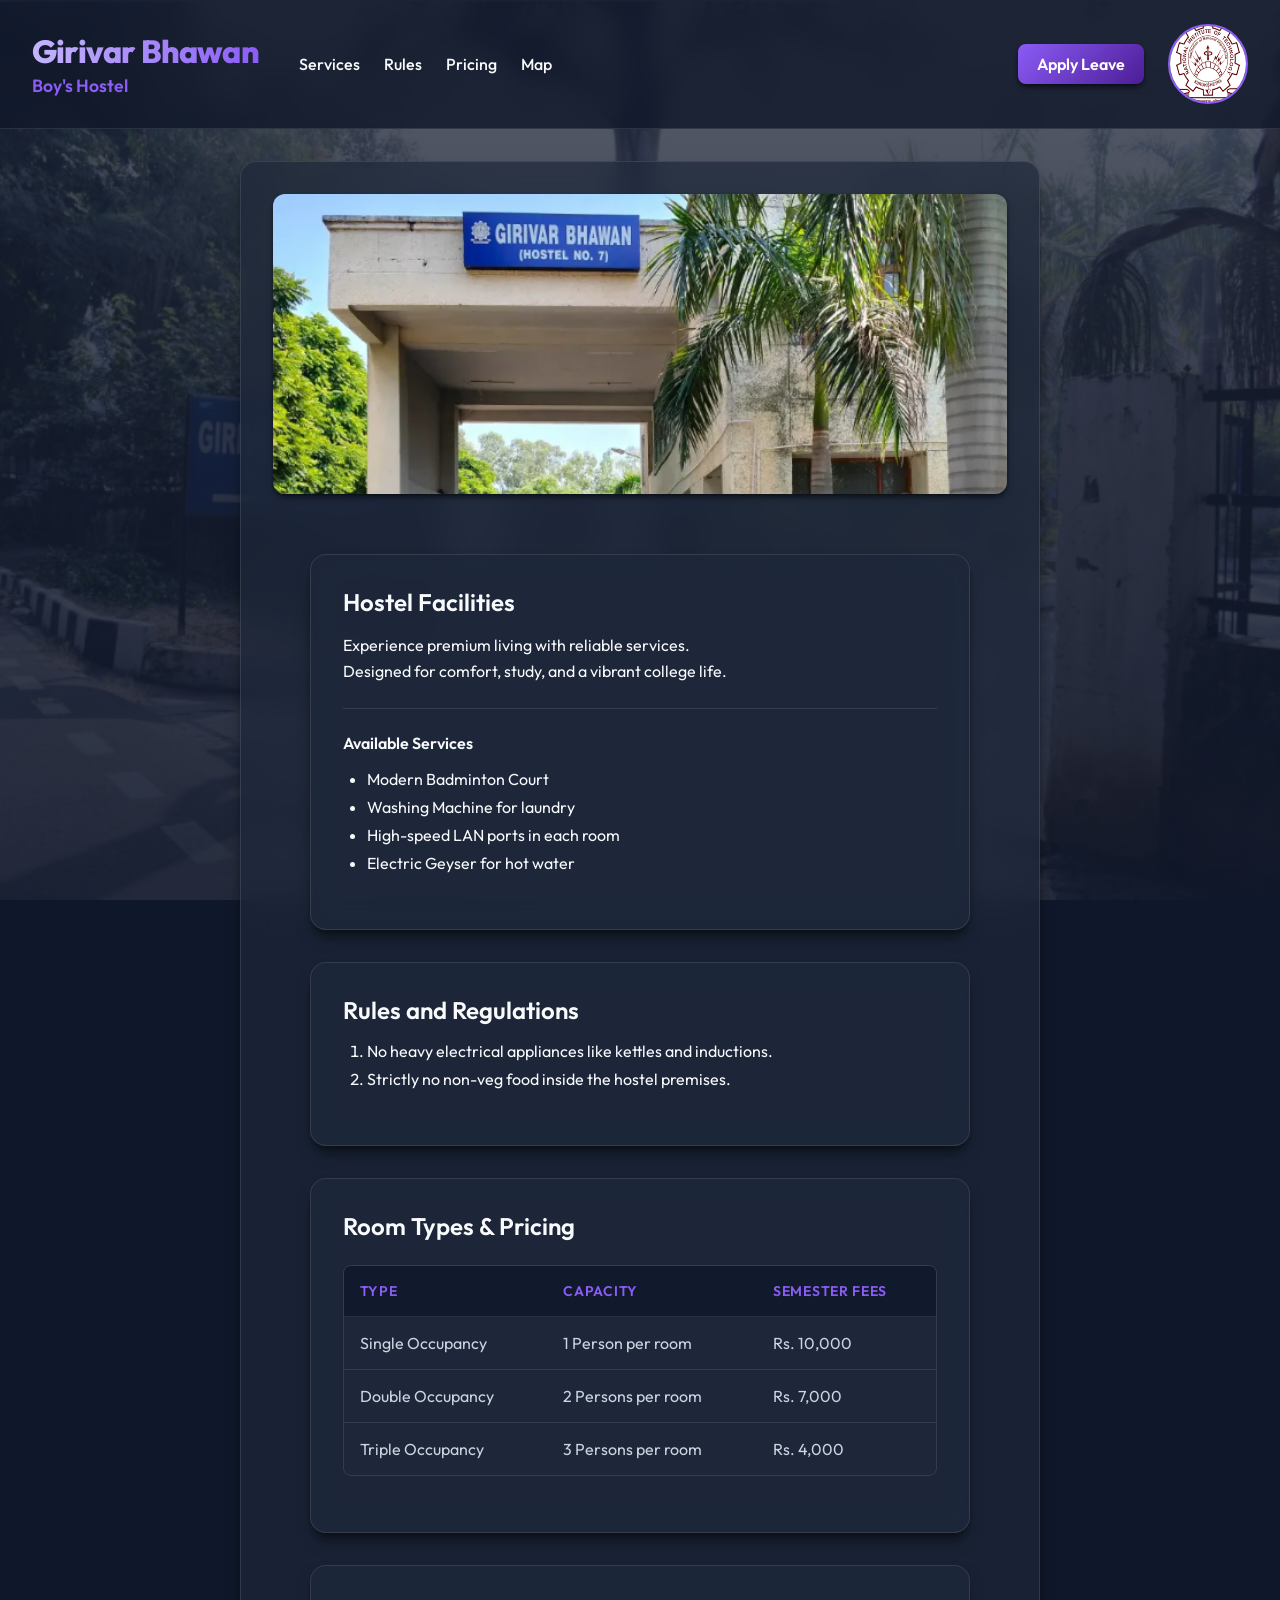
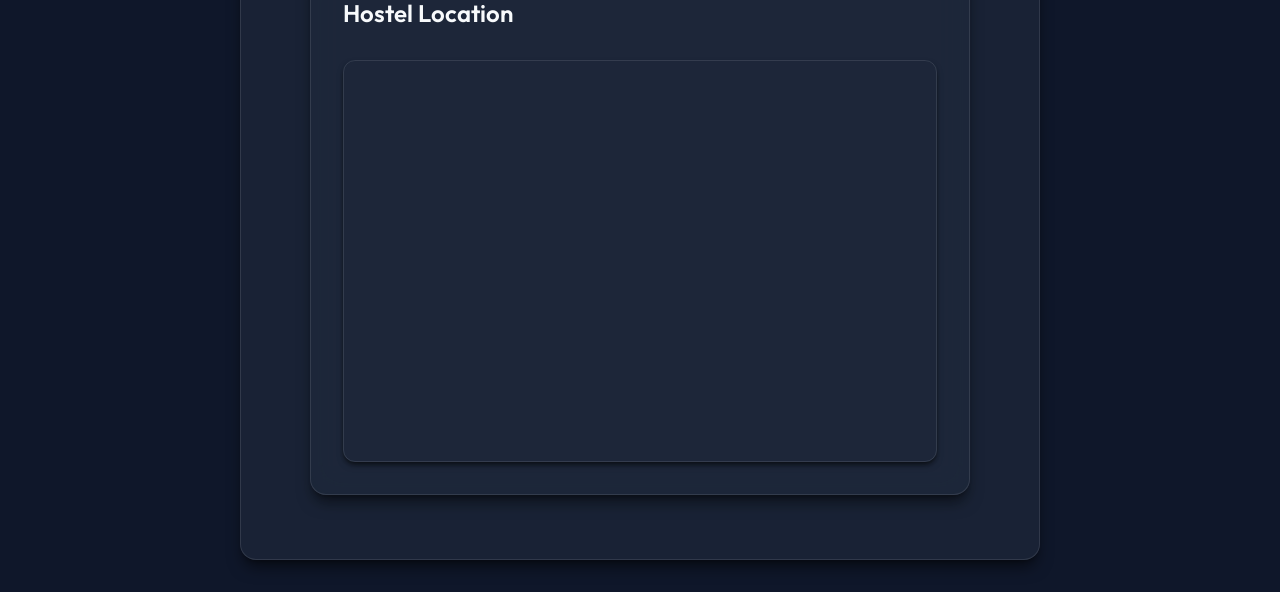
<file: index.html>
<!DOCTYPE html>
<html lang="en">

<head>
  <meta charset="UTF-8">
  <meta name="viewport" content="width=device-width, initial-scale=1.0">
  <link rel="stylesheet" href="theme.css">
  <title>H7 Hostel Details</title>
</head>

<body>
  <header class="main-header">
    <div style="display: flex; align-items: center; gap: 2.5rem;">
      <div class="header-title-box">
        <h1>Girivar Bhawan</h1>
        <h3>Boy's Hostel</h3>
      </div>
      <nav style="display: flex; gap: 1.5rem;">
        <a href="#services" style="color: var(--text-light); font-weight: 500;">Services</a>
        <a href="#rules" style="color: var(--text-light); font-weight: 500;">Rules</a>
        <a href="#pricing" style="color: var(--text-light); font-weight: 500;">Pricing</a>
        <a href="#map" style="color: var(--text-light); font-weight: 500;">Map</a>
      </nav>
    </div>
    <div style="display: flex; gap: 1.5rem; align-items: center;">
      <a href="loginLeave.html" class="btn" style="padding: 0.6rem 1.2rem; margin: 0; width: auto;">Apply Leave</a>
      <img src="image.png" alt="NIT logo" height="80" width="80"
        style="border-radius: 50%; border: 2px solid var(--secondary);">
    </div>
  </header>

  <main>
    <div class="container">
      <img src="h7.png" alt="Hostel 7" class="hostel-img-banner">

      <div class="glass-panel" id="services">
        <h2>Hostel Facilities</h2>
        <p style="line-height: 1.6; color: var(--text-light)">
          Experience premium living with reliable services.<br>
          Designed for comfort, study, and a vibrant college life.
        </p>
        <hr>

        <h4 class="mt-1">Available Services</h4>
        <ul>
          <li>Modern Badminton Court</li>
          <li>Washing Machine for laundry</li>
          <li>High-speed LAN ports in each room</li>
          <li>Electric Geyser for hot water</li>
        </ul>
      </div>

      <div class="glass-panel" id="rules">
        <h2>Rules and Regulations</h2>
        <ol>
          <li>No heavy electrical appliances like kettles and inductions.</li>
          <li>Strictly no non-veg food inside the hostel premises.</li>
        </ol>
      </div>

      <div class="glass-panel" id="pricing">
        <h2>Room Types & Pricing</h2>
        <table>
          <thead>
            <tr>
              <th>Type</th>
              <th>Capacity</th>
              <th>Semester Fees</th>
            </tr>
          </thead>
          <tbody>
            <tr>
              <td>Single Occupancy</td>
              <td>1 Person per room</td>
              <td>Rs. 10,000</td>
            </tr>
            <tr>
              <td>Double Occupancy</td>
              <td>2 Persons per room</td>
              <td>Rs. 7,000</td>
            </tr>
            <tr>
              <td>Triple Occupancy</td>
              <td>3 Persons per room</td>
              <td>Rs. 4,000</td>
            </tr>
          </tbody>
        </table>

      </div>

      <div class="glass-panel" id="map">
        <h2>Hostel Location</h2>
        <div class="map-container">
          <iframe
            src="https://www.google.com/maps/embed?pb=!1m17!1m12!1m3!1d2075.481765864997!2d76.81751759622107!3d29.94113670835053!2m3!1f0!2f0!3f0!3m2!1i1024!2i768!4f13.1!3m2!1m1!2zMjnCsDU2JzI3LjQiTiA3NsKwNDknMDYuOCJF!5e0!3m2!1sen!2sin!4v1776768054453!5m2!1sen!2sin"
            height="400" style="border:0;" allowfullscreen="" loading="lazy"
            referrerpolicy="no-referrer-when-downgrade"></iframe>
        </div>
      </div>
    </div>
  </main>
</body>

</html>
</file>
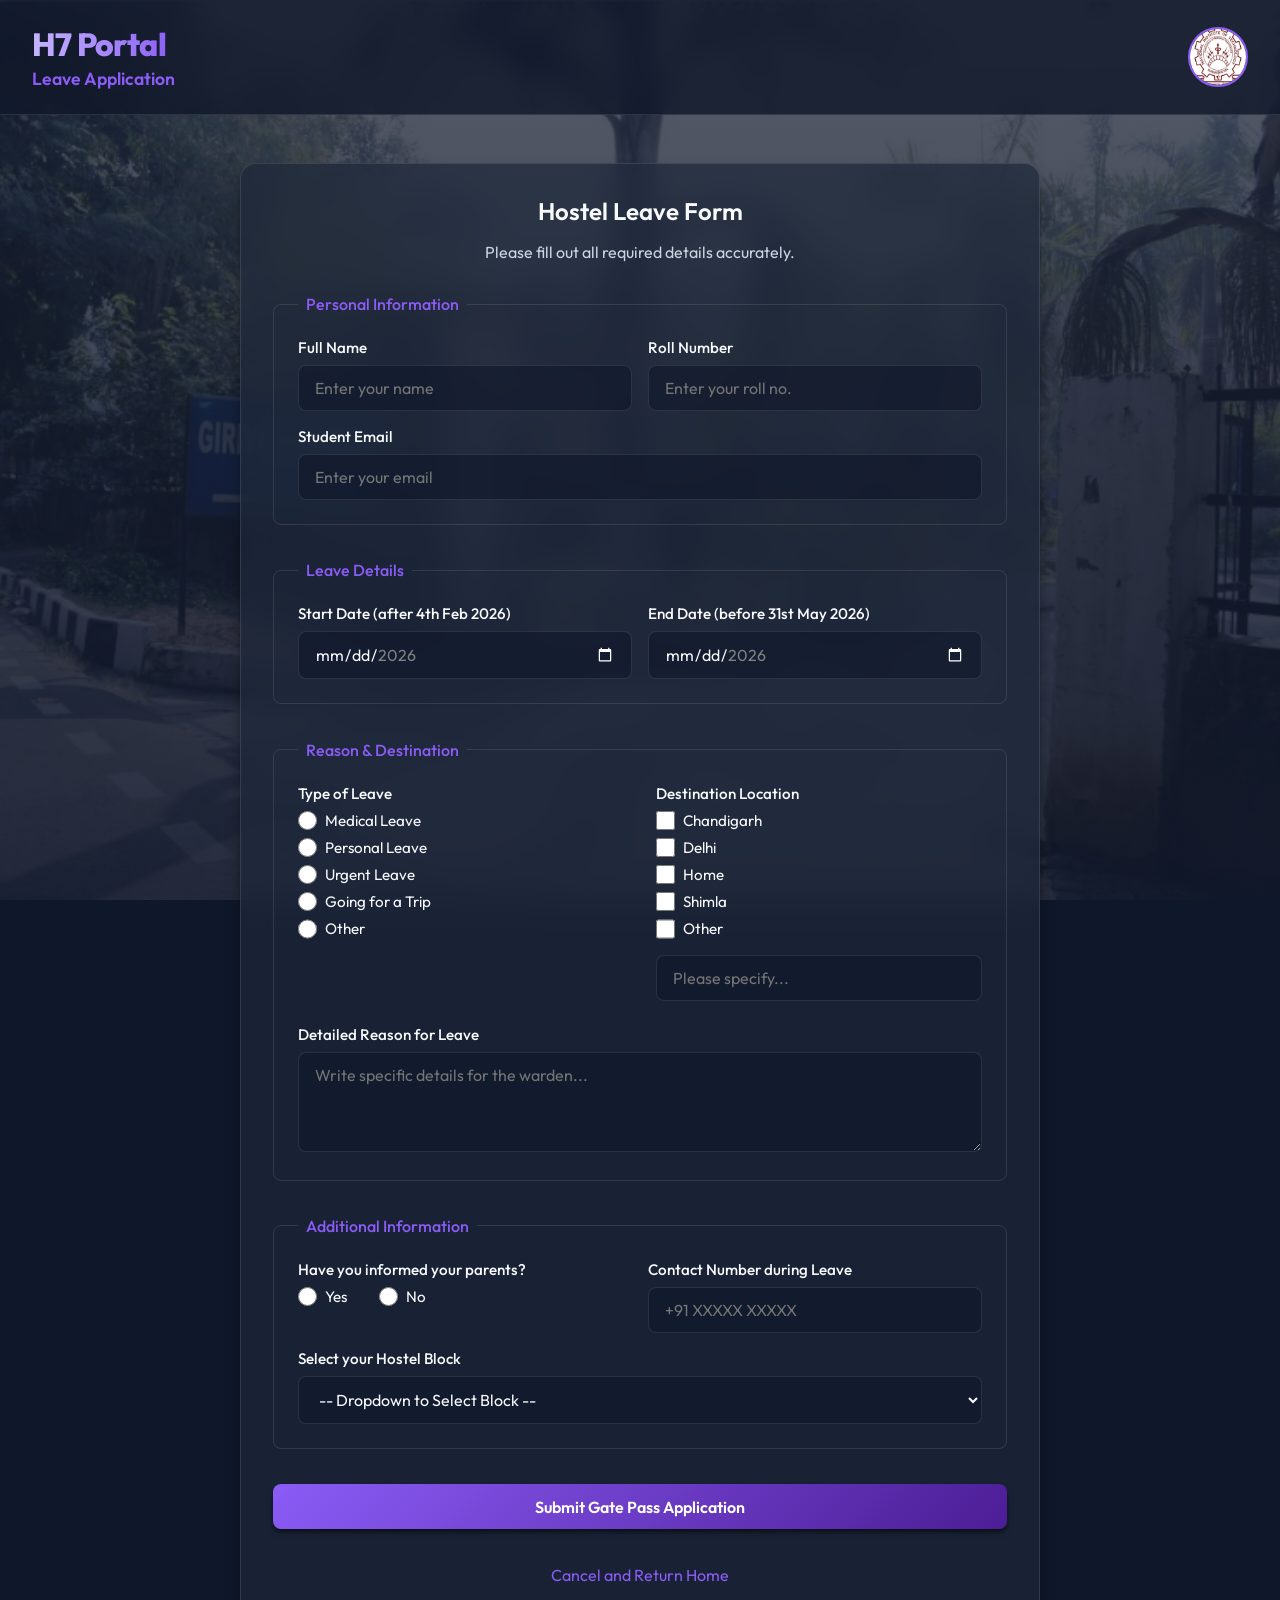
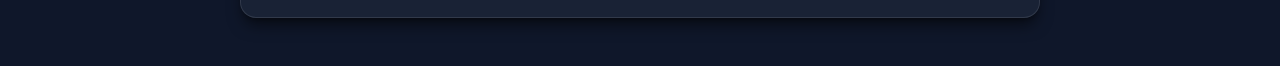
<file: LeaveForm.html>
<!DOCTYPE html>
<html lang="en">
<head>
    <meta charset="UTF-8">
    <meta name="viewport" content="width=device-width, initial-scale=1.0">
    <link rel="stylesheet" href="theme.css">
    <title>Leave Application Form - H7 Portal</title>
</head>
<body>
    <header class="main-header">
        <div class="header-title-box">
            <h1>H7 Portal</h1>
            <h3>Leave Application</h3>
        </div>
        <img src="image.png" alt="NIT logo" height="60" width="60" style="border-radius: 50%; border: 2px solid var(--secondary);">
    </header>

    <main class="glass-panel" style="margin-top: 3rem; margin-bottom: 3rem;">
        <h2 class="text-center">Hostel Leave Form</h2>
        <p class="text-center" style="color: var(--text-dark); margin-bottom: 2rem;">Please fill out all required details accurately.</p>
        
        <form autocomplete="off" onsubmit="return handleLeaveSubmit(event)">
            <fieldset>
                <legend>Personal Information</legend>
                <div style="display: grid; grid-template-columns: 1fr 1fr; gap: 1rem;">
                    <div>
                        <label for="name">Full Name</label>
                        <input type="text" name="name" id="name" placeholder="Enter your name" required>
                    </div>
                    <div>
                        <label for="id">Roll Number</label>
                        <input type="text" name="id" id="id" placeholder="Enter your roll no." required>
                    </div>
                    <div style="grid-column: 1 / -1;">
                        <label for="email">Student Email</label>
                        <input type="email" name="email" id="email" placeholder="Enter your email" required>
                    </div>
                </div>
            </fieldset>

            <fieldset>
                <legend>Leave Details</legend>
                <div style="display: grid; grid-template-columns: 1fr 1fr; gap: 1rem;">
                    <div>
                        <label for="start date">Start Date (after 4th Feb 2026)</label>
                        <input type="date" name="start date" id="start date" min="2026-02-04" max="2026-05-31" required>
                    </div>
                    <div>
                        <label for="end date">End Date (before 31st May 2026)</label>
                        <input type="date" name="end date" id="end date" min="2026-02-04" max="2026-05-31" required>
                    </div>
                </div>
            </fieldset>

            <fieldset>
                <legend>Reason & Destination</legend>
                <div style="display: grid; grid-template-columns: 1fr 1fr; gap: 2rem;">
                    <div>
                        <label>Type of Leave</label>
                        <div class="radio-group" style="margin-top: 0.5rem;">
                            <label><input type="radio" name="leaveType" value="Medical Leave" onclick="toggleOther(false)"> Medical Leave</label>
                            <label><input type="radio" name="leaveType" value="Personal Leave" onclick="toggleOther(false)"> Personal Leave</label>
                            <label><input type="radio" name="leaveType" value="Urgent Leave" onclick="toggleOther(false)"> Urgent Leave</label>
                            <label><input type="radio" name="leaveType" value="Going for a Trip" onclick="toggleOther(false)"> Going for a Trip</label>
                            <label><input type="radio" name="leaveType" value="Other" onclick="toggleOther(true)"> Other</label>
                            <input type="text" id="otherLeave" placeholder="Please specify..." style="display:none; margin-top: 0.5rem;">
                        </div>
                    </div>
                    
                    <div>
                        <label>Destination Location</label>
                        <div class="checkbox-group" style="margin-top: 0.5rem;">
                            <label><input type="checkbox" name="location" value="Chandigarh"> Chandigarh</label>
                            <label><input type="checkbox" name="location" value="Delhi"> Delhi</label>
                            <label><input type="checkbox" name="location" value="Home"> Home</label>
                            <label><input type="checkbox" name="location" value="Shimla"> Shimla</label>
                            <label><input type="checkbox" name="location" value="Other"> Other</label>
                            <input type="text" name="otherLocation" placeholder="Please specify..." style="margin-top: 0.5rem;">
                        </div>
                    </div>
                </div>

                <div style="margin-top: 1.5rem;">
                    <label for="reason">Detailed Reason for Leave</label>
                    <textarea name="reason" id="reason" placeholder="Write specific details for the warden..."></textarea>
                </div>
            </fieldset>

            <fieldset>
                <legend>Additional Information</legend>
                <div style="display: grid; grid-template-columns: 1fr 1fr; gap: 1rem;">
                    <div>
                        <label>Have you informed your parents?</label>
                        <div class="radio-group" style="flex-direction: row; gap: 2rem;">
                            <label><input type="radio" name="informedParents" value="Yes"> Yes</label>
                            <label><input type="radio" name="informedParents" value="No"> No</label>
                        </div>
                    </div>
                    
                    <div>
                        <label for="contact">Contact Number during Leave</label>
                        <input type="tel" name="contact" id="contact" placeholder="+91 XXXXX XXXXX">
                    </div>
                    
                    <div style="grid-column: 1 / -1;">
                        <label for="block">Select your Hostel Block</label>
                        <select id="block" name="block" style="height: 48px;">
                            <option value="">-- Dropdown to Select Block --</option>
                            <option value="A">Block A</option>
                            <option value="B">Block B</option>
                            <option value="C">Block C</option>
                            <option value="D">Block D</option>
                            <option value="E">Block E</option>
                        </select>
                    </div>
                </div>
            </fieldset>

            <input type="submit" value="Submit Gate Pass Application">
            
            <div class="text-center mt-1">
                <a href="index.html">Cancel and Return Home</a>
            </div>
        </form>
    </main>

    <script>
        function toggleOther(show) {
            document.getElementById("otherLeave").style.display = show ? "block" : "none";
            if (show) document.getElementById("otherLeave").focus();
        }

        function handleLeaveSubmit(e) {
            e.preventDefault(); // Prevent default submission
            alert("Leave application submitted successfully!");
            window.location.href = "index.html";
            return false;
        }
    </script>
</body>
</html>
</file>
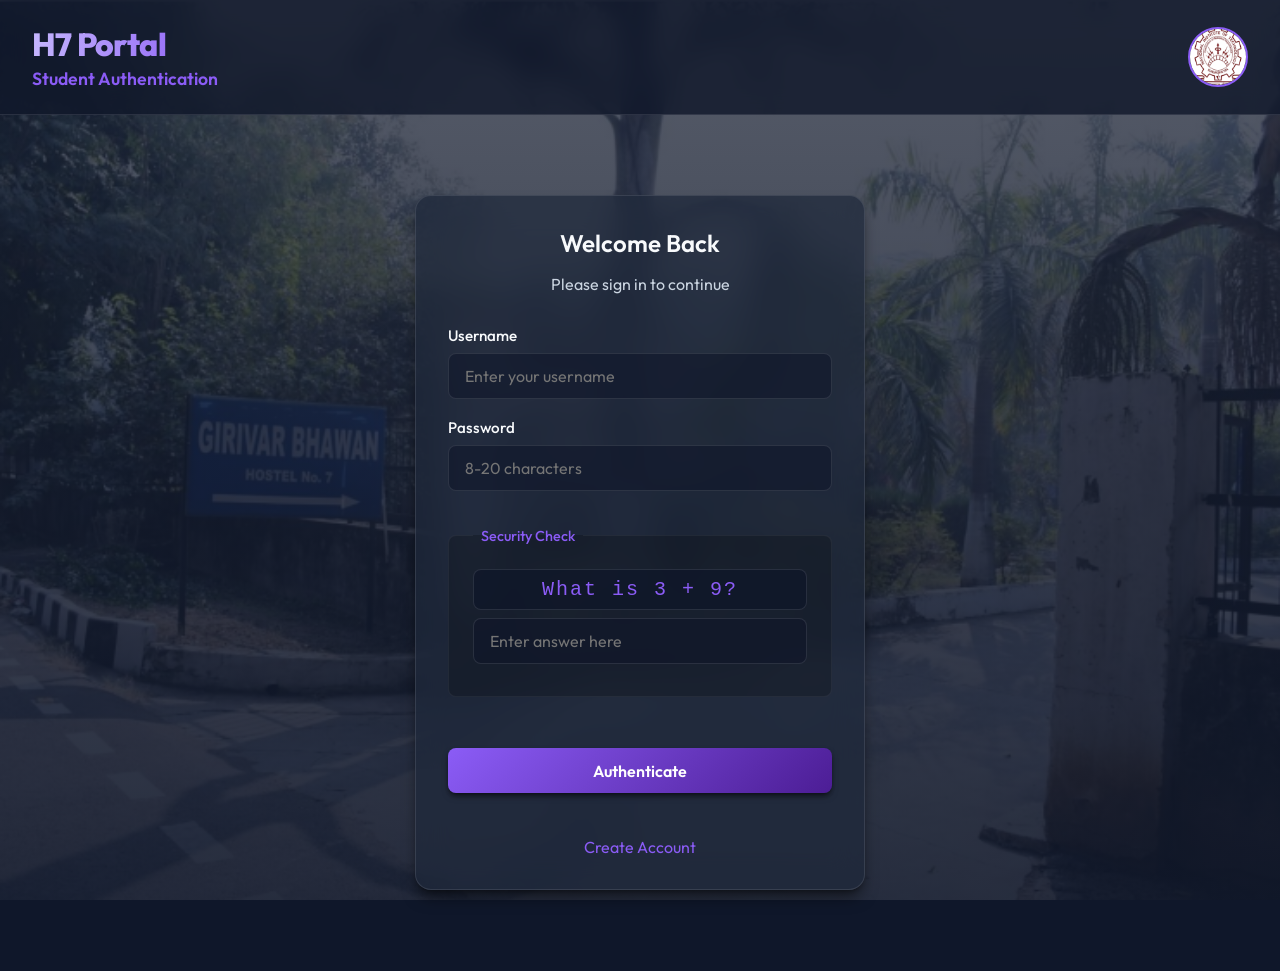
<file: loginLeave.html>
<!DOCTYPE html>
<html lang="en">
<head>
    <meta charset="UTF-8">
    <meta name="viewport" content="width=device-width, initial-scale=1.0">
    <link rel="stylesheet" href="theme.css">
    <title>Login - H7 Portal</title>
</head>
<body>
    <header class="main-header">
        <div class="header-title-box">
            <h1>H7 Portal</h1>
            <h3>Student Authentication</h3>
        </div>
        <img src="image.png" alt="NIT logo" height="60" width="60" style="border-radius: 50%; border: 2px solid var(--secondary);">
    </header>

    <main class="center-box glass-panel" style="margin: 5rem auto;">
        <h2 class="text-center">Welcome Back</h2>
        <p class="text-center" style="margin-bottom: 2rem; color: var(--text-dark);">Please sign in to continue</p>
        
        <form action="LeaveForm.html">
            <div>
                <label for="email">Username</label>
                <input type="text" id="email" name="email" placeholder="Enter your username" required>
            </div>
            
            <div>
                <label for="password">Password</label>
                <input type="password" id="password" placeholder="8-20 characters" name="password" minlength="8" maxlength="20" required>
            </div>
            
            <fieldset style="margin-top: 1rem; border-color: rgba(255,255,255,0.05); background: rgba(0,0,0,0.2);">
                <legend style="font-size: 0.9rem;">Security Check</legend>
                <p id="captcha-question" class="captcha-box" style="text-align: center; color: var(--secondary);"></p>
                <input type="number" id="captcha-answer" placeholder="Enter answer here" required>
                <p class="error-msg text-center" id="error-msg"></p>
            </fieldset>
            
            <input type="submit" value="Authenticate" class="mt-1">
            
            <div class="links-group">
                <a href="signup.html">Create Account</a>
            </div>
        </form>
    </main>

    <script>
        let num1, num2, correctAnswer;
        function generateCaptcha() {
            num1 = Math.floor(Math.random() * 10) + 1;
            num2 = Math.floor(Math.random() * 10) + 1;
            correctAnswer = num1 + num2;
            document.getElementById('captcha-question').textContent = `What is ${num1} + ${num2}?`;
        }
        function validateCaptcha(event) {
            const userAnswer = parseInt(document.getElementById('captcha-answer').value);
            if (userAnswer !== correctAnswer) {
                event.preventDefault(); // Stop form submission
                document.getElementById('error-msg').textContent = 'Incorrect answer. Please try again.';
                generateCaptcha();
                document.getElementById('captcha-answer').value = '';
                return false;
            }
            alert("Login successful!");
            return true;
        }
        document.querySelector('form').addEventListener('submit', validateCaptcha);
        generateCaptcha();
    </script>
</body>
</html>
</file>
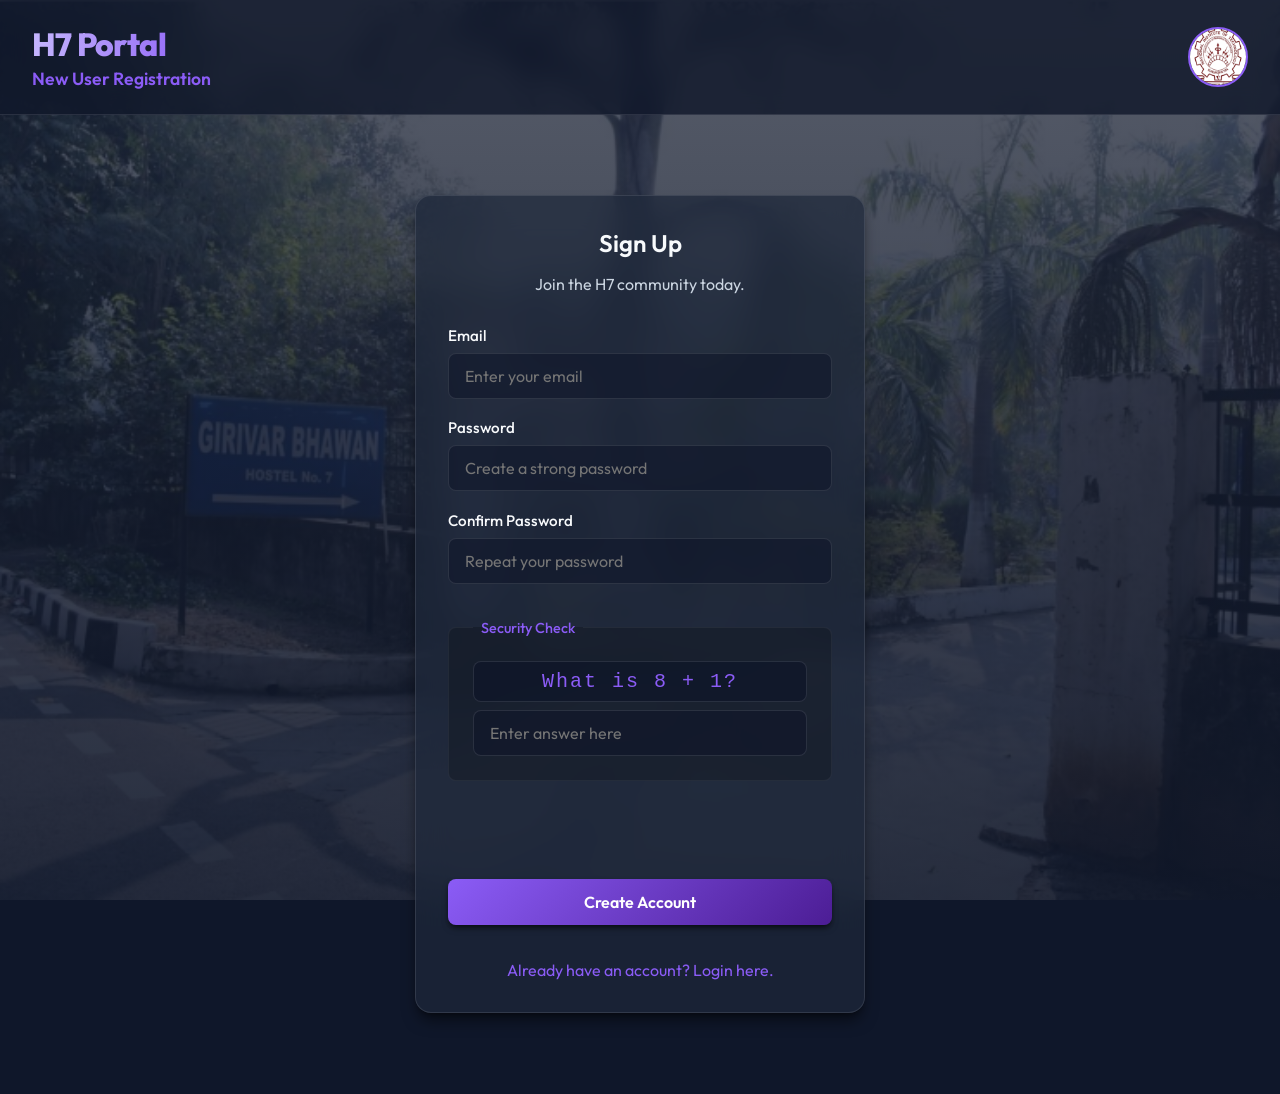
<file: signup.html>
<!DOCTYPE html>
<html lang="en">
<head>
    <meta charset="UTF-8">
    <meta name="viewport" content="width=device-width, initial-scale=1.0">
    <link rel="stylesheet" href="theme.css">
    <title>Sign Up - H7 Portal</title>
</head>
<body>
    <header class="main-header">
        <div class="header-title-box">
            <h1>H7 Portal</h1>
            <h3>New User Registration</h3>
        </div>
        <img src="image.png" alt="NIT logo" height="60" width="60" style="border-radius: 50%; border: 2px solid var(--secondary);">
    </header>

    <main class="center-box glass-panel" style="margin: 5rem auto;">
        <h2 class="text-center">Sign Up</h2>
        <p class="text-center" style="margin-bottom: 2rem; color: var(--text-dark);">Join the H7 community today.</p>

        <form id="signupForm">
            <div>
                <label for="email">Email</label>
                <input type="email" id="email" placeholder="Enter your email" required>
            </div>
            
            <div>
                <label for="password">Password</label>
                <input type="password" id="password" placeholder="Create a strong password" required>
            </div>
            
            <div>
                <label for="confirmPassword">Confirm Password</label>
                <input type="password" id="confirmPassword" placeholder="Repeat your password" required>
            </div>
            
            <fieldset style="margin-top: 1rem; border-color: rgba(255,255,255,0.05); background: rgba(0,0,0,0.2);">
                <legend style="font-size: 0.9rem;">Security Check</legend>
                <p id="captcha-question" class="captcha-box" style="text-align: center; color: var(--secondary);"></p>
                <input type="number" id="captcha-answer" placeholder="Enter answer here" required>
            </fieldset>

            <div class="error-msg text-center" id="errorMsg" style="min-height: 20px;"></div>
            
            <button type="submit" class="mt-1">Create Account</button>
            
            <div class="text-center mt-1">
                <a href="loginLeave.html">Already have an account? Login here.</a>
            </div>
        </form>
    </main>

    <script>
        let num1, num2, correctAnswer;
        function generateCaptcha() {
            num1 = Math.floor(Math.random() * 10) + 1;
            num2 = Math.floor(Math.random() * 10) + 1;
            correctAnswer = num1 + num2;
            document.getElementById('captcha-question').textContent = `What is ${num1} + ${num2}?`;
        }

        document.getElementById("signupForm").addEventListener("submit", function(e) {
            e.preventDefault();

            const password = document.getElementById("password").value;
            const confirmPassword = document.getElementById("confirmPassword").value;
            const errorMsg = document.getElementById("errorMsg");
            const userAnswer = parseInt(document.getElementById('captcha-answer').value);

            if (password !== confirmPassword) {
                errorMsg.textContent = "Passwords do not match!";
                errorMsg.style.color = "#ef4444";
                return;
            }

            if (userAnswer !== correctAnswer) {
                errorMsg.textContent = "Incorrect security answer. Please try again.";
                errorMsg.style.color = "#ef4444";
                generateCaptcha();
                document.getElementById('captcha-answer').value = '';
                return;
            }

            errorMsg.style.color = "#10b981";
            errorMsg.textContent = "Signup successful! You can now login.";
            
            // Redirect after a short delay
            setTimeout(() => {
                window.location.href = "loginLeave.html";
            }, 1500);
        });
        generateCaptcha();
    </script>
</body>
</html>
</file>
<file: theme.css>
@import url('https://fonts.googleapis.com/css2?family=Outfit:wght@300;400;500;600;800&display=swap');

:root {
    --primary: #4c1d95;
    --primary-hover: #5b21b6;
    --secondary: #8b5cf6;
    --accent: #d946ef;
    --accent-hover: #c026d3;
    --bg-dark: #0f172a;
    --text-dark: #cbd5e1;
    --text-light: #f8fafc;
    --glass-bg: rgba(30, 41, 59, 0.7);
    --glass-border: rgba(255, 255, 255, 0.1);
    --input-bg: rgba(15, 23, 42, 0.6);
    --shadow-md: 0 4px 6px -1px rgba(0, 0, 0, 0.5), 0 2px 4px -2px rgba(0, 0, 0, 0.5);
    --shadow-lg: 0 10px 15px -3px rgba(0, 0, 0, 0.5), 0 4px 6px -4px rgba(0, 0, 0, 0.5);
}

* {
    margin: 0;
    padding: 0;
    box-sizing: border-box;
    font-family: 'Outfit', sans-serif;
    scroll-behavior: smooth;
}

body {
    background-color: var(--bg-dark);
    color: var(--text-dark);
    min-height: 100vh;
    display: flex;
    flex-direction: column;
    overflow-x: hidden;
    background-image: 
        linear-gradient(rgba(15, 23, 42, 0.7), rgba(15, 23, 42, 0.9)),
        url('hostel7.png');
    background-size: cover;
    background-position: center;
    background-attachment: fixed;
}

h1, h2, h3, h4, h5, h6 {
    color: var(--text-light);
    font-weight: 600;
    margin-bottom: 1rem;
}

h1 {
    font-size: 2.5rem;
    font-weight: 800;
    letter-spacing: -0.025em;
    background: linear-gradient(to right, #c4b5fd, #8b5cf6);
    -webkit-background-clip: text;
    -webkit-text-fill-color: transparent;
}

hr {
    border: none;
    height: 1px;
    background: var(--glass-border);
    margin: 1.5rem 0;
}

a {
    color: var(--secondary);
    text-decoration: none;
    transition: color 0.2s ease;
}

a:hover {
    color: #60a5fa;
}

/* Glassmorphism Container */
.container, .glass-panel {
    background: var(--glass-bg);
    backdrop-filter: blur(16px);
    -webkit-backdrop-filter: blur(16px);
    border: 1px solid var(--glass-border);
    border-radius: 16px;
    padding: 2rem;
    box-shadow: var(--shadow-lg);
    margin: 2rem auto;
    max-width: 800px;
    width: 90%;
    transition: transform 0.3s ease, box-shadow 0.3s ease;
    scroll-margin-top: 140px;
}

.glass-panel:hover, .container:hover {
    box-shadow: 0 20px 25px -5px rgba(0, 0, 0, 0.6);
}

.center-box {
    max-width: 450px;
    margin-top: 10vh;
}

/* Forms & Inputs */
form {
    display: flex;
    flex-direction: column;
    gap: 1.2rem;
}

fieldset {
    border: 1px solid var(--glass-border);
    border-radius: 8px;
    padding: 1.5rem;
    margin-bottom: 1rem;
}

legend {
    font-weight: 500;
    color: var(--secondary);
    padding: 0 0.5rem;
}

label {
    font-size: 0.95rem;
    font-weight: 500;
    color: var(--text-light);
    margin-bottom: 0.5rem;
    display: block;
}

input[type="text"],
input[type="email"],
input[type="password"],
input[type="number"],
input[type="tel"],
input[type="date"],
textarea,
select {
    width: 100%;
    padding: 0.75rem 1rem;
    background: var(--input-bg);
    border: 1px solid var(--glass-border);
    border-radius: 8px;
    color: var(--text-light);
    font-size: 1rem;
    transition: all 0.3s ease;
}

input:focus,
textarea:focus,
select:focus {
    outline: none;
    border-color: var(--secondary);
    box-shadow: 0 0 0 3px rgba(139, 92, 246, 0.2);
}

input[type="date"]::-webkit-calendar-picker-indicator {
    filter: invert(1);
    cursor: pointer;
}

textarea {
    resize: vertical;
    min-height: 100px;
}

.radio-group, .checkbox-group {
    display: flex;
    flex-direction: column;
    gap: 0.5rem;
}

.radio-group label, .checkbox-group label {
    display: flex;
    align-items: center;
    gap: 0.5rem;
    font-weight: 400;
    cursor: pointer;
    margin-bottom: 0;
}

input[type="radio"], input[type="checkbox"] {
    accent-color: var(--secondary);
    width: 1.2rem;
    height: 1.2rem;
    cursor: pointer;
}

/* Buttons */
.btn, button, input[type="submit"] {
    display: inline-block;
    width: 100%;
    padding: 0.8rem 1.5rem;
    background: linear-gradient(135deg, var(--secondary) 0%, var(--primary) 100%);
    color: white;
    border: none;
    border-radius: 8px;
    font-size: 1rem;
    font-weight: 600;
    cursor: pointer;
    text-align: center;
    transition: all 0.3s ease;
    box-shadow: var(--shadow-md);
}

.btn:hover, button:hover, input[type="submit"]:hover {
    transform: translateY(-2px);
    box-shadow: 0 8px 15px rgba(139, 92, 246, 0.4);
}

/* Tables */
table {
    width: 100%;
    border-collapse: separate;
    border-spacing: 0;
    margin: 1.5rem 0;
    border-radius: 8px;
    overflow: hidden;
    border: 1px solid var(--glass-border);
}

th, td {
    padding: 1rem;
    text-align: left;
    border-bottom: 1px solid var(--glass-border);
}

th {
    background: rgba(15, 23, 42, 0.8);
    color: var(--secondary);
    font-weight: 600;
    text-transform: uppercase;
    font-size: 0.875rem;
    letter-spacing: 0.05em;
}

td {
    background: rgba(30, 41, 59, 0.4);
}

tr:last-child td {
    border-bottom: none;
}

tr:hover td {
    background: rgba(139, 92, 246, 0.1);
}

/* Utility Classes */
.text-center { text-align: center; }
.mt-1 { margin-top: 1rem; }
.mt-2 { margin-top: 2rem; }
.error-msg { color: #ef4444; font-size: 0.875rem; margin-top: 0.5rem; }
.success-msg { color: #10b981; font-size: 0.875rem; margin-top: 0.5rem; }
.flex-between { display: flex; justify-content: space-between; align-items: center; }
.captcha-box {
    background: rgba(15, 23, 42, 0.8);
    padding: 0.5rem 1rem;
    border-radius: 8px;
    font-family: monospace;
    font-size: 1.25rem;
    letter-spacing: 2px;
    color: var(--text-light);
    border: 1px solid var(--glass-border);
    margin-bottom: 0.5rem;
}

/* Header Specific */
.main-header {
    display: flex;
    justify-content: space-between;
    align-items: center;
    padding: 1.5rem 2rem;
    background: rgba(15, 23, 42, 0.8);
    backdrop-filter: blur(12px);
    border-bottom: 1px solid var(--glass-border);
    position: sticky;
    top: 0;
    z-index: 100;
}

.header-title-box {
    display: flex;
    flex-direction: column;
}

.header-title-box h1 { margin-bottom: 0.2rem; font-size: 2rem; }
.header-title-box h3 { color: var(--secondary); font-size: 1.1rem; margin-bottom: 0;}

.hostel-img-banner {
    width: 100%;
    height: 300px;
    object-fit: cover;
    border-radius: 12px;
    margin-bottom: 1.5rem;
    box-shadow: var(--shadow-md);
}

/* Footer / Map */
.map-container {
    width: 100%;
    border-radius: 12px;
    overflow: hidden;
    border: 1px solid var(--glass-border);
    margin-top: 2rem;
    box-shadow: var(--shadow-md);
}

.map-container iframe {
    width: 100%;
    display: block;
}

/* Lists */
ul, ol {
    margin-left: 1.5rem;
    margin-bottom: 1.5rem;
}

li {
    margin-bottom: 0.5rem;
    color: var(--text-light);
}

.links-group {
    display: flex;
    gap: 1.5rem;
    justify-content: center;
    margin-top: 1.5rem;
}
</file>
